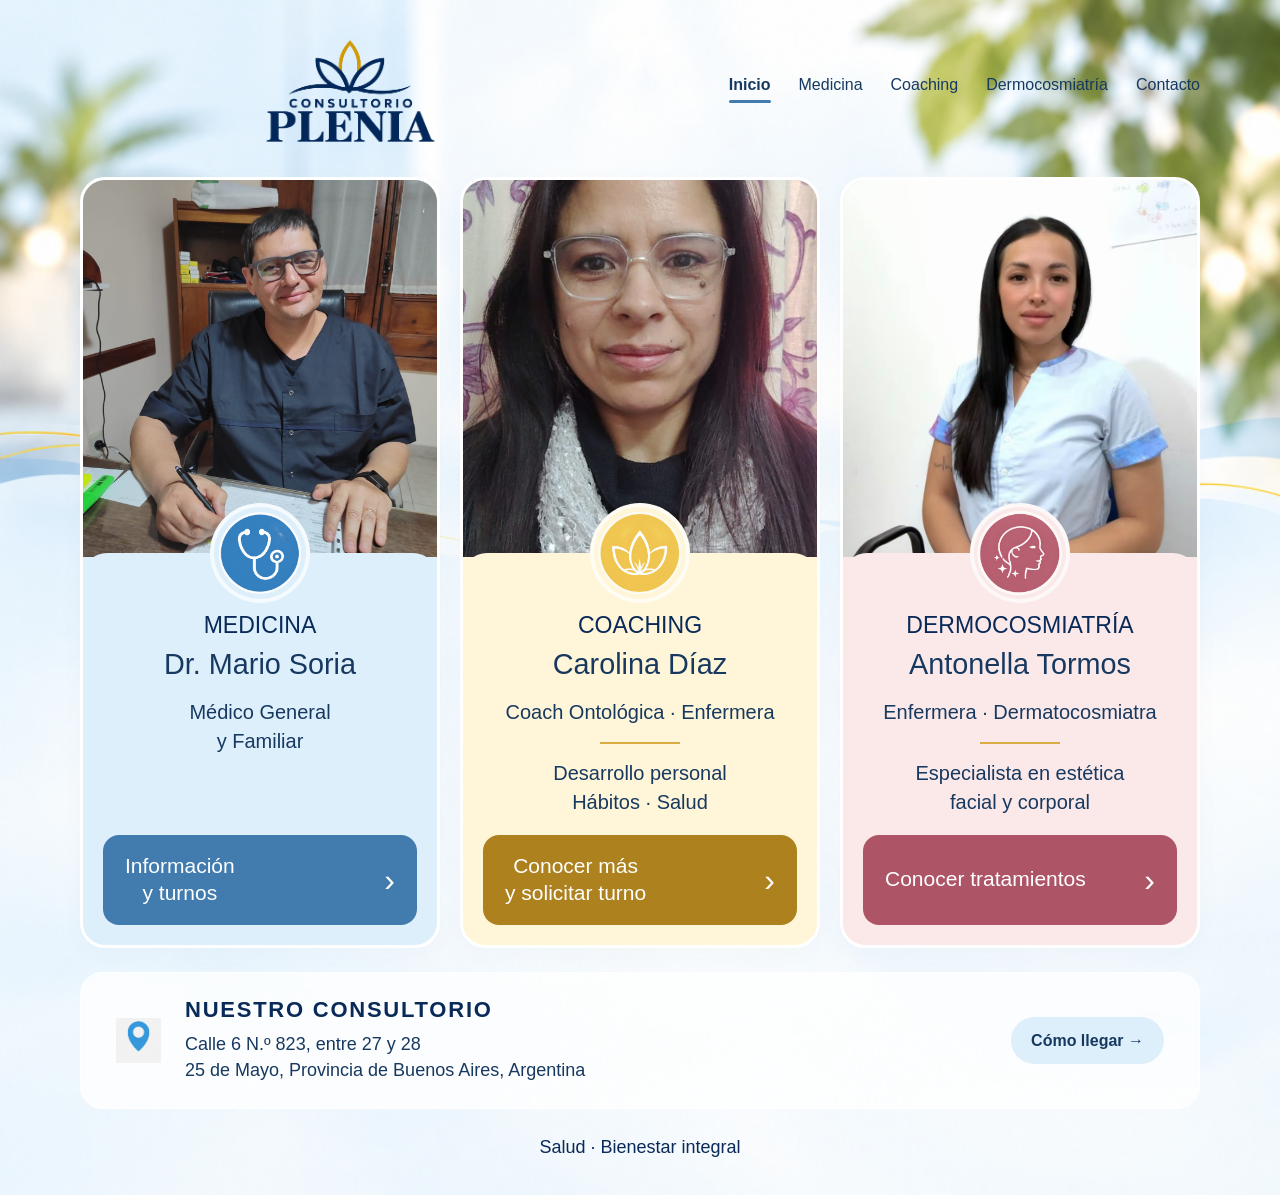
<file: index.html>
<!doctype html>
<html lang="es-AR">
  <head>
    <meta charset="utf-8">
    <meta name="viewport" content="width=device-width,initial-scale=1">
    <meta name="description" content="Consultorio Plenia. Medicina, coaching y cosmetología en 25 de Mayo, Buenos Aires.">
    <title>Inicio | Consultorio Plenia</title>
    <link rel="icon" href="imagenes/logo-title.png">
    <link rel="stylesheet" href="style.css">
  </head>

  <body class="home">
  <header class="header wrap">
        <!-- Logo centrado -->
        <a href="index.html" aria-label="Plenia, inicio" class="logo-link">
            <img src="imagenes/logo-title.png" alt="Consultorio Plenia" class="logo-img">
        </a>
        
        <!-- Botón Hamburguesa (3 líneas) -->
        <button class="menu-toggle" aria-label="Abrir menú" onclick="toggleMenu()">
            <!-- Ícono SVG de 3 líneas -->
            <svg viewBox="0 0 24 24" width="35" height="35" fill="var(--navy)"><path d="M3 18h18v-2H3v2zm0-5h18v-2H3v2zm0-7v2h18V6H3z"/></svg>
        </button>

        <!-- Navegación (Menú lateral en celulares) -->
        <nav aria-label="Navegación principal" id="main-nav">
            <!-- Botón de cierre (X) -->
            <button class="close-menu" aria-label="Cerrar menú" onclick="toggleMenu()">✕</button>
            
            <a href="index.html" aria-current="page">Inicio</a>
            <a href="medicina.html">Medicina</a> <!-- Agregale aria-current="page" a la página en la que estés -->
            <a href="coaching.html">Coaching</a>
            <a href="cosmetologia.html">Dermocosmiatría</a>
            <a href="#contacto">Contacto</a>
        </nav>

        <!-- Script para abrir y cerrar el menú -->
        <script>
            function toggleMenu() {
                document.getElementById('main-nav').classList.toggle('open');
            }
        </script>
    </header>
    <a class="skip" href="#contenido">Saltar al contenido</a>
    <main id="contenido" class="wrap">
      <h1 class="sr-only">Consultorio Plenia: salud y bienestar integral</h1>
<div class="services">
        <!-- Tarjeta Medicina -->
        <article class="service-card medicine">
          <div class="card-photo">
            <a href="medicina.html" aria-label="Ir a la página del Dr. Mario Soria">
            <img src="imagenes/mario.png" alt="Dr. Mario Soria">
            </a>
          </div>
          <div class="card-body">
            <span class="area-dot" aria-hidden="true">
              <!-- Ícono de medicina -->
              <img src="imagenes/iconomedicina.png" alt="" class="service-icon">
            </span>
            <h2>Medicina</h2>
            <h3>Dr. Mario Soria</h3>
            <p>Médico General<br>y Familiar</p>
            <a class="button" href="medicina.html">
              <span>Información<br>y turnos</span>
              <span aria-hidden="true">›</span>
            </a>
          </div>
        </article>

        <!-- Tarjeta Coaching -->
        <article class="service-card coaching">
          <div class="card-photo">
            <a href="coaching.html" aria-label="Ir a la página de la Lic. Carolina Diaz">
            <img src="imagenes/caro.png" alt="Carolina Díaz">
            </a>
          </div>
          <div class="card-body">
            <span class="area-dot" aria-hidden="true">
              <!-- Ícono de coaching -->
              <img src="imagenes/iconocoaching.png" alt="" class="service-icon">
            </span>
            <h2>Coaching</h2>
            <h3>Carolina Díaz</h3>
            <p>Coach Ontológica · Enfermera<br><span class="small-divider"></span>Desarrollo personal<br>Hábitos · Salud</p>
            <a class="button" href="coaching.html"><span>Conocer más<br>y solicitar turno</span><span aria-hidden="true">›</span></a>
          </div>
        </article>

        <!-- Tarjeta Cosmetología -->
        <article class="service-card beauty">
          <div class="card-photo">
            <a href="cosmetologia.html" aria-label="Ir a la página de la Lic. Antonella Tormos">
            <img src="imagenes/anto.png" alt="Antonella Tormos">
            </a>
          </div>
          <div class="card-body">
            <span class="area-dot" aria-hidden="true">
              <!-- Ícono de cosmetología -->
              <img src="imagenes/iconocosmetologia.png" alt="" class="service-icon">
            </span>
            <h2>Dermocosmiatría</h2>
            <h3>Antonella Tormos</h3>
            <p>Enfermera · Dermatocosmiatra<br><span class="small-divider"></span>Especialista en estética<br>facial y corporal</p>
            <a class="button" href="cosmetologia.html"><span>Conocer tratamientos</span><span aria-hidden="true">›</span></a>
          </div>
        </article>
      </div>
        <div id="contacto">
          <section class="panel location">
            <span class="symbol" aria-hidden="true">
              <img src="imagenes/iconoubicacion.png" alt="ubicacion">
            </span>
            <div>
              <h2>Nuestro consultorio</h2>
              <p>Calle 6 N.º 823, entre 27 y 28<br>25 de Mayo, Provincia de Buenos Aires, Argentina</p>
            </div>
            <a class="map-link" href="https://www.google.com/maps/search/?api=1&amp;query=Calle+6+823+25+de+Mayo+Buenos+Aires+Argentina" target="_blank" rel="noopener noreferrer">Cómo llegar <span aria-hidden="true">→</span></a>
          </section>
        </div>
    </main>
    <footer class="wrap footer">
      Salud · Bienestar integral
    </footer>
  </body>
</html>
</file>
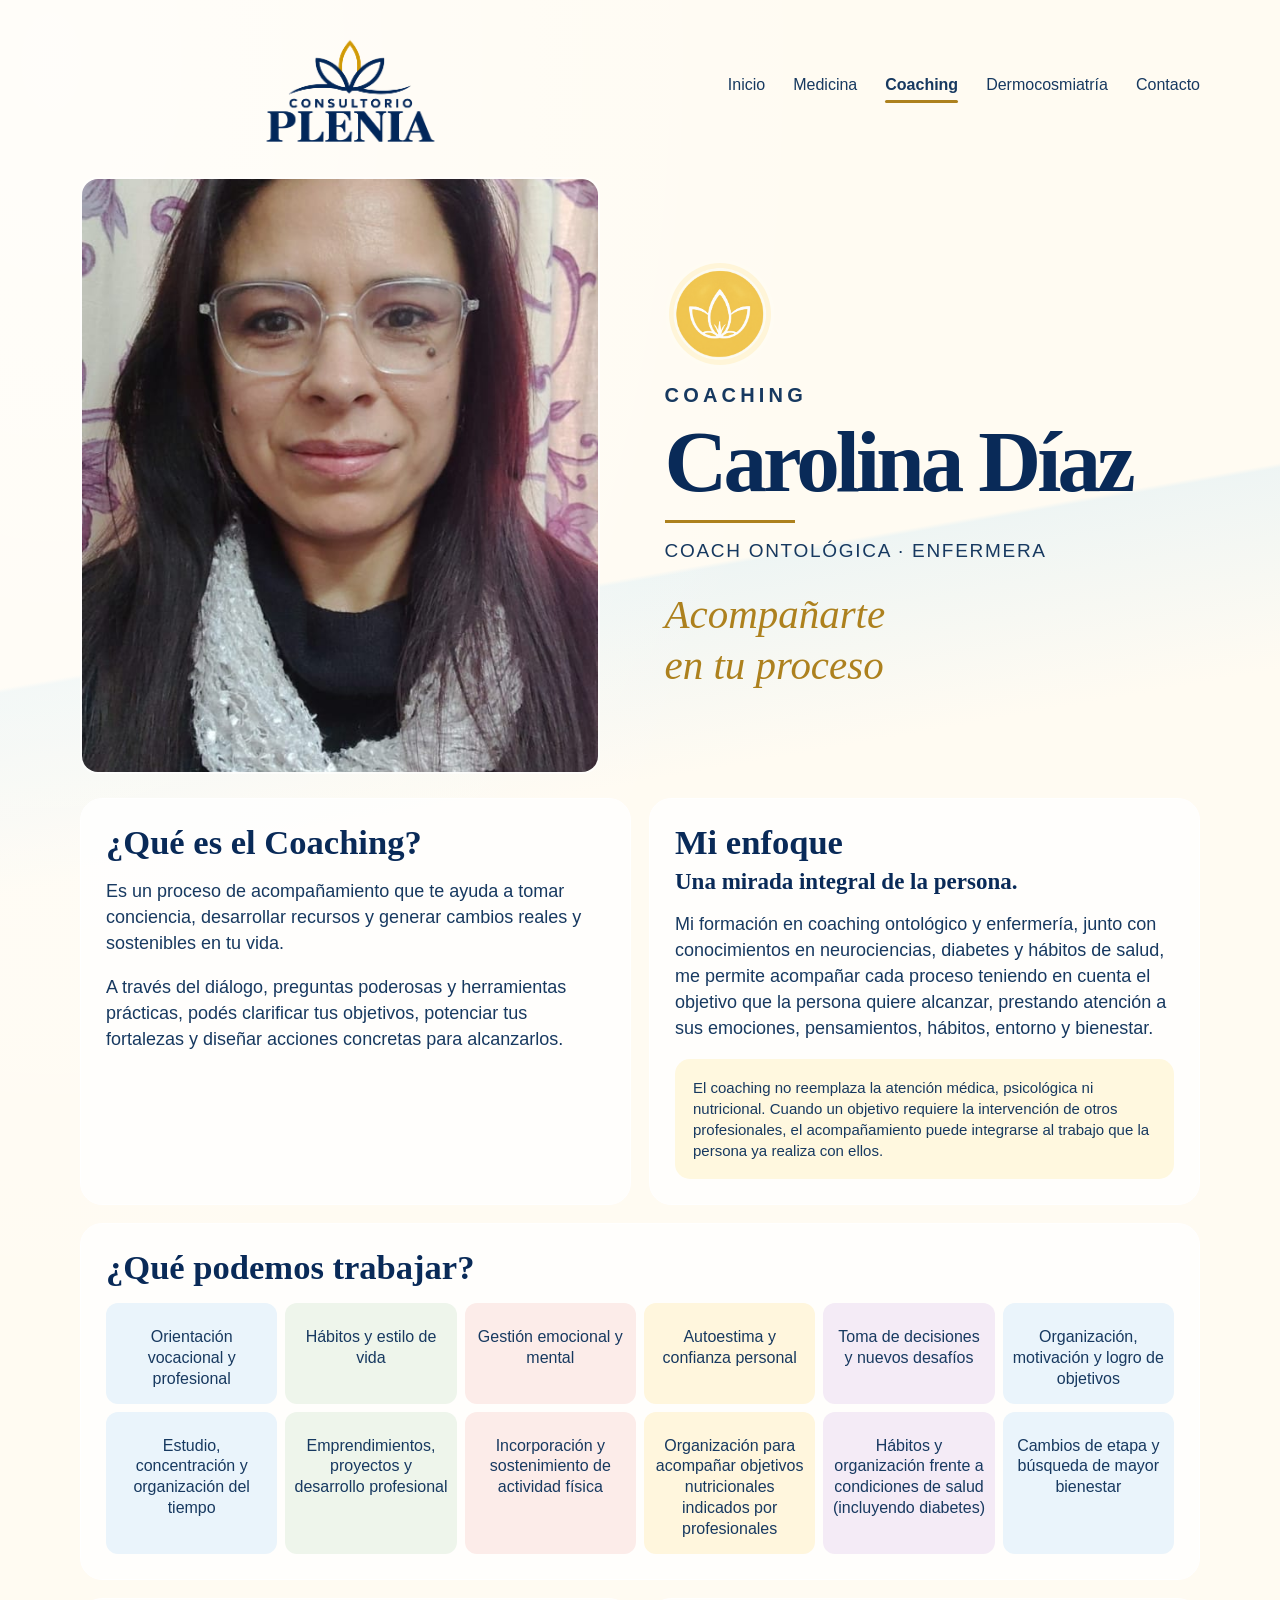
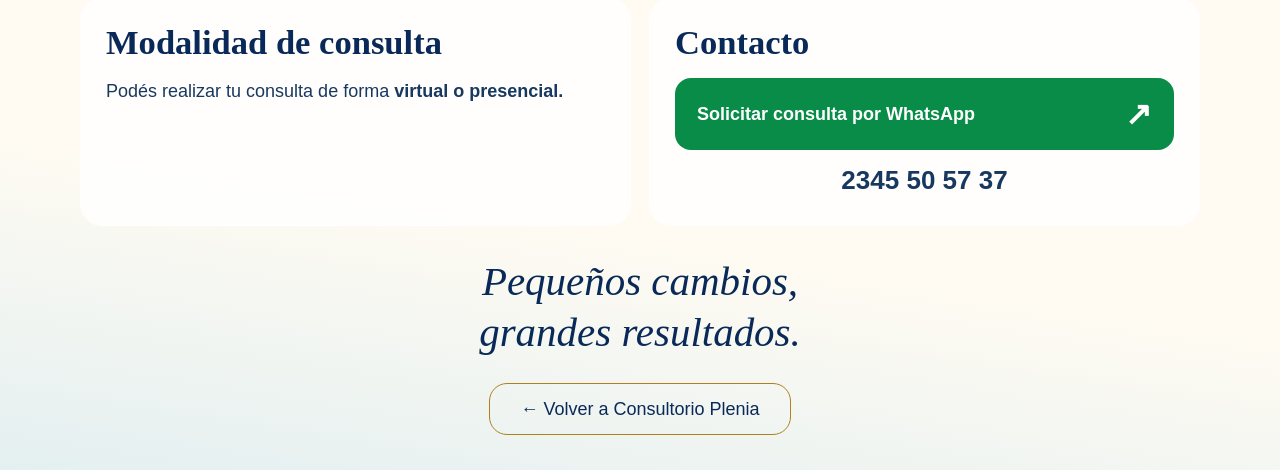
<file: coaching.html>
<!doctype html>
<html lang="es-AR">
<head>
    <meta charset="utf-8">
    <meta name="viewport" content="width=device-width,initial-scale=1">
    <meta name="description" content="Consultorio Plenia. Medicina, coaching y cosmetología en 25 de Mayo, Buenos Aires.">
    <title>Coaching · Carolina Díaz | Consultorio Plenia</title>
    <link rel="icon" href="imagenes/logo-title.png">
    <link rel="stylesheet" href="style.css">
</head>
<body class="coaching">
    <a class="skip" href="#contenido">Saltar al contenido</a>
    
<header class="header wrap">
        <!-- Logo centrado -->
        <a href="index.html" aria-label="Plenia, inicio" class="logo-link">
            <img src="imagenes/logo-title.png" alt="Consultorio Plenia" class="logo-img">
        </a>
        
        <!-- Botón Hamburguesa (3 líneas) -->
        <button class="menu-toggle" aria-label="Abrir menú" onclick="toggleMenu()">
            <!-- Ícono SVG de 3 líneas -->
            <svg viewBox="0 0 24 24" width="35" height="35" fill="var(--navy)"><path d="M3 18h18v-2H3v2zm0-5h18v-2H3v2zm0-7v2h18V6H3z"/></svg>
        </button>

        <!-- Navegación (Menú lateral en celulares) -->
        <nav aria-label="Navegación principal" id="main-nav">
            <!-- Botón de cierre (X) -->
            <button class="close-menu" aria-label="Cerrar menú" onclick="toggleMenu()">✕</button>
            
            <a href="index.html">Inicio</a>
            <a href="medicina.html">Medicina</a> <!-- Agregale aria-current="page" a la página en la que estés -->
            <a href="coaching.html" aria-current="page">Coaching</a>
            <a href="cosmetologia.html">Dermocosmiatría</a>
            <a href="#contacto">Contacto</a>
        </nav>

        <!-- Script para abrir y cerrar el menú -->
        <script>
            function toggleMenu() {
                document.getElementById('main-nav').classList.toggle('open');
            }
        </script>
    </header>

    <main id="contenido" class="wrap">
        <section class="hero">
            <div class="portrait" style="aspect-ratio: 359/412; overflow: hidden;">
                <img src="imagenes/caro.png" alt="Carolina Díaz" style="width: 100%; height: 100%; object-fit: cover; display: block;" decoding="async">
            </div>
            <div class="hero-copy">
                <span class="area-dot" aria-hidden="true">
                    <img src="imagenes/iconocoaching.png" alt="" class="service-icon">
                </span>
                <p class="eyebrow">Coaching</p>
                <h1><span>Carolina</span> <span>Díaz</span></h1>
                <div class="title-rule"></div>
                <p class="role">Coach ontológica · Enfermera</p>
                <p class="script">Acompañarte<br>en tu proceso </p>
            </div>
        </section>
        
        <div class="columns">
            <section class="panel">
                <h2>¿Qué es el Coaching?</h2>
                <p>Es un proceso de acompañamiento que te ayuda a tomar conciencia, desarrollar recursos y generar cambios reales y sostenibles en tu vida.</p>
                <p>A través del diálogo, preguntas poderosas y herramientas prácticas, podés clarificar tus objetivos, potenciar tus fortalezas y diseñar acciones concretas para alcanzarlos.</p>
            </section>
            <section class="panel">
                <h2>Mi enfoque</h2>
                <h3>Una mirada integral de la persona.</h3>
                <p>Mi formación en coaching ontológico y enfermería, junto con conocimientos en neurociencias, diabetes y hábitos de salud, me permite acompañar cada proceso teniendo en cuenta el objetivo que la persona quiere alcanzar, prestando atención a sus emociones, pensamientos, hábitos, entorno y bienestar.</p>
                <aside class="example note">El coaching no reemplaza la atención médica, psicológica ni nutricional. Cuando un objetivo requiere la intervención de otros profesionales, el acompañamiento puede integrarse al trabajo que la persona ya realiza con ellos.</aside>
            </section>
        </div>
        
        <section class="panel topics">
            <h2>¿Qué podemos trabajar?</h2>
            <ul>
                <li><span aria-hidden="true"></span>Orientación vocacional y profesional</li>
                <li><span aria-hidden="true"></span>Hábitos y estilo de vida</li>
                <li><span aria-hidden="true"></span>Gestión emocional y mental</li>
                <li><span aria-hidden="true"></span>Autoestima y confianza personal</li>
                <li><span aria-hidden="true"></span>Toma de decisiones y nuevos desafíos</li>
                <li><span aria-hidden="true"></span>Organización, motivación y logro de objetivos</li>
                <li><span aria-hidden="true"></span>Estudio, concentración y organización del tiempo</li>
                <li><span aria-hidden="true"></span>Emprendimientos, proyectos y desarrollo profesional</li>
                <li><span aria-hidden="true"></span>Incorporación y sostenimiento de actividad física</li>
                <li><span aria-hidden="true"></span>Organización para acompañar objetivos nutricionales indicados por profesionales</li>
                <li><span aria-hidden="true"></span>Hábitos y organización frente a condiciones de salud (incluyendo diabetes)</li>
                <li><span aria-hidden="true"></span>Cambios de etapa y búsqueda de mayor bienestar</li>
            </ul>
        </section>
        
        <div class="columns">
            <section class="panel">
                <h2>Modalidad de consulta</h2>
                <p>Podés realizar tu consulta de forma <strong>virtual o presencial.</strong></p>
            </section>
            <section class="panel contact" id="contacto">
                <h2>Contacto</h2>
                <a class="button whatsapp" href="https://wa.me/5492345505737" target="_blank" rel="noopener noreferrer">Solicitar consulta por WhatsApp <span aria-hidden="true">↗</span></a>
                <a class="phone" href="tel:+5492345505737">2345 50 57 37</a>
            </section>
        </div>
        
        <p class="script closing">Pequeños cambios,<br>grandes resultados.</p>
    </main>
    
    <footer class="wrap footer">
        <a href="index.html">← Volver a Consultorio Plenia</a>
    </footer>
</body>
</html>
</file>
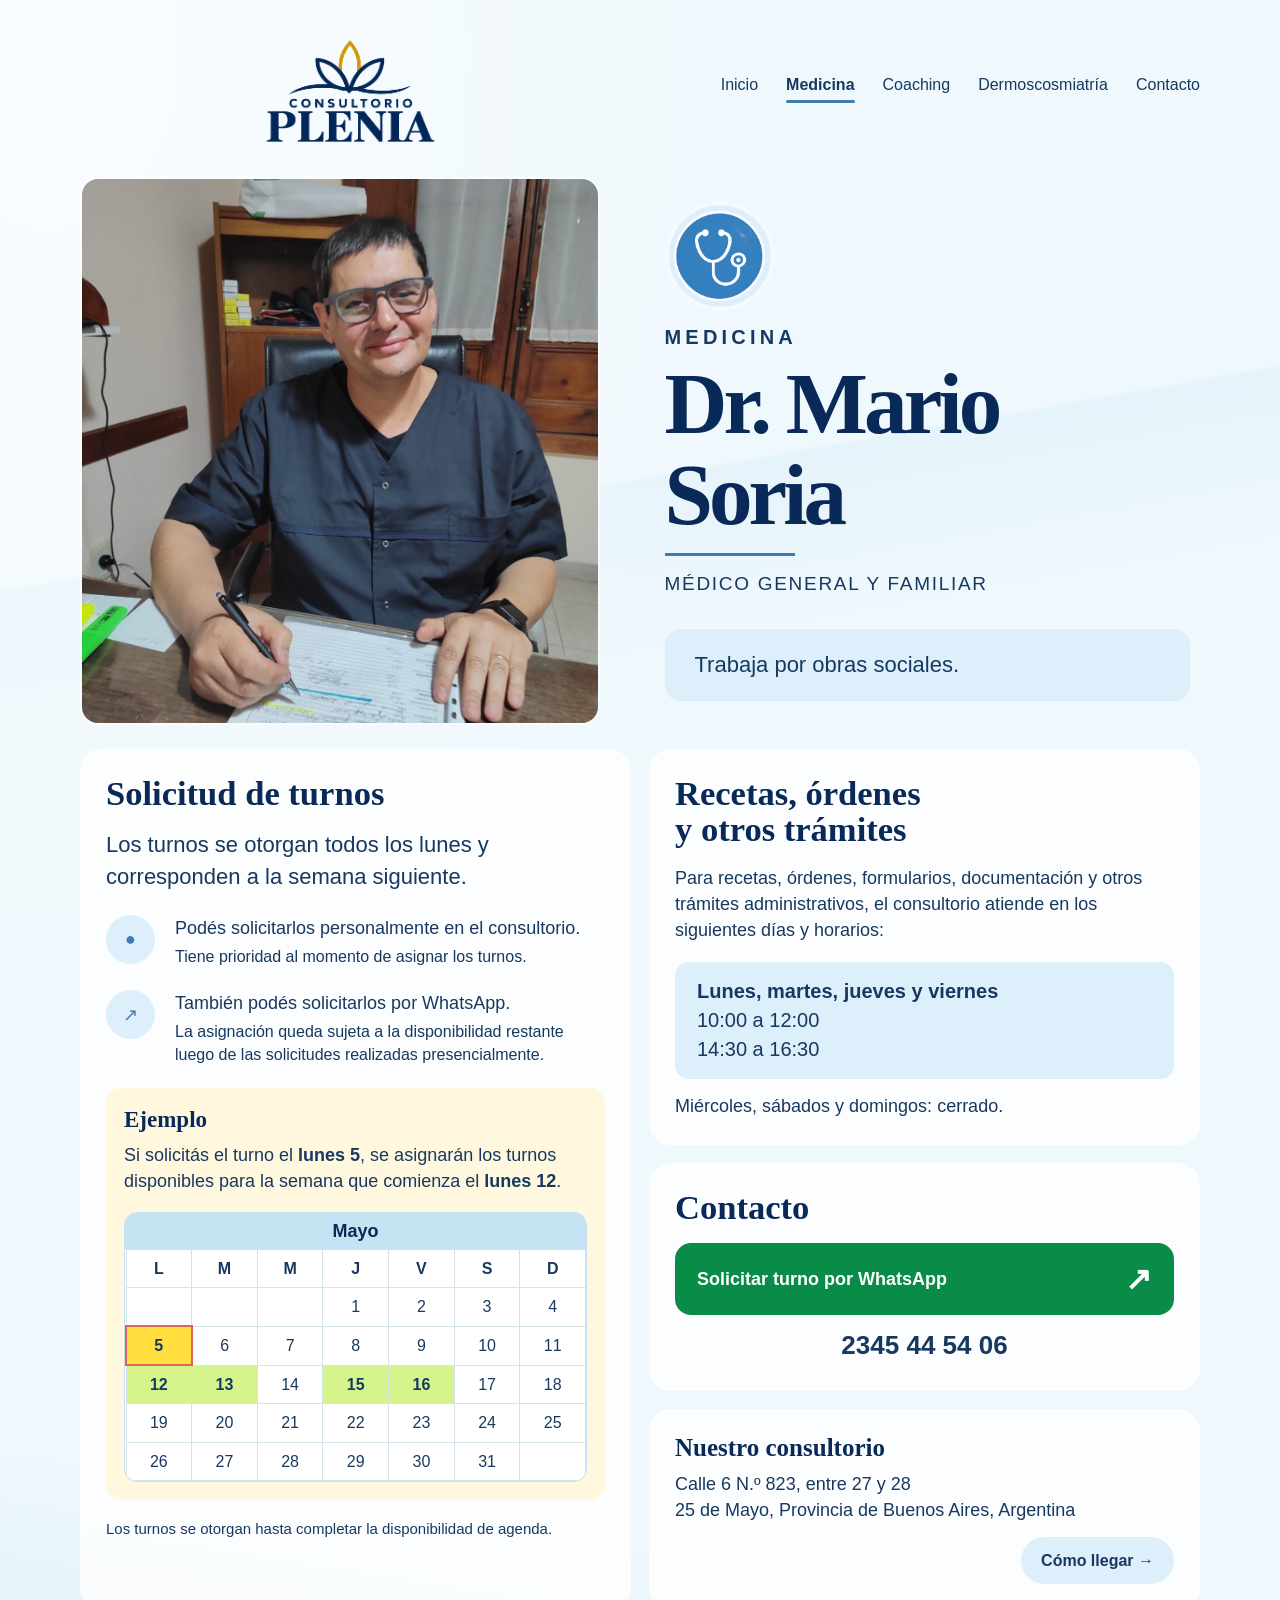
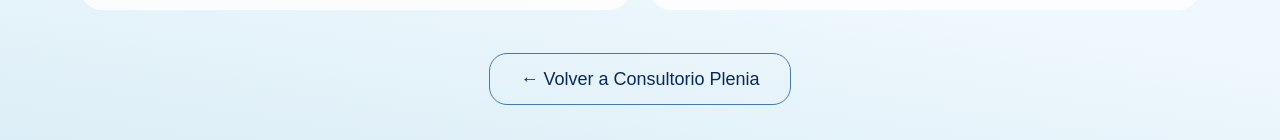
<file: medicina.html>
<!doctype html>
<html lang="es-AR">
<head>
    <meta charset="utf-8">
    <meta name="viewport" content="width=device-width,initial-scale=1">
    <meta name="description" content="Consultorio Plenia. Medicina, coaching y cosmetología en 25 de Mayo, Buenos Aires.">
    <title>Medicina · Dr. Mario Soria | Consultorio Plenia</title>
    <link rel="icon" href="imagenes/logo-title.png">
    <link rel="stylesheet" href="style.css">
</head>
<body class="medicine">
    <a class="skip" href="#contenido">Saltar al contenido</a>
    
<header class="header wrap">
        <!-- Logo centrado -->
        <a href="index.html" aria-label="Plenia, inicio" class="logo-link">
            <img src="imagenes/logo-title.png" alt="Consultorio Plenia" class="logo-img">
        </a>
        
        <!-- Botón Hamburguesa (3 líneas) -->
        <button class="menu-toggle" aria-label="Abrir menú" onclick="toggleMenu()">
            <!-- Ícono SVG de 3 líneas -->
            <svg viewBox="0 0 24 24" width="35" height="35" fill="var(--navy)"><path d="M3 18h18v-2H3v2zm0-5h18v-2H3v2zm0-7v2h18V6H3z"/></svg>
        </button>

        <!-- Navegación (Menú lateral en celulares) -->
        <nav aria-label="Navegación principal" id="main-nav">
            <!-- Botón de cierre (X) -->
            <button class="close-menu" aria-label="Cerrar menú" onclick="toggleMenu()">✕</button>
            
            <a href="index.html">Inicio</a>
            <a href="medicina.html" aria-current="page">Medicina</a> <!-- Agregale aria-current="page" a la página en la que estés -->
            <a href="coaching.html">Coaching</a>
            <a href="cosmetologia.html">Dermoscosmiatría</a>
            <a href="#contacto">Contacto</a>
        </nav>

        <!-- Script para abrir y cerrar el menú -->
        <script>
            function toggleMenu() {
                document.getElementById('main-nav').classList.toggle('open');
            }
        </script>
    </header>

    <main id="contenido" class="wrap">
        <section class="hero">
            <!-- 3. Limpiamos los estilos en línea de la foto y usamos object-fit para centrarla perfectamente -->
            <div class="portrait" style="aspect-ratio: 447/471; overflow: hidden;">
                <img src="imagenes/mario.png" alt="Dr. Mario Soria" style="width: 100%; height: 100%; object-fit: cover; display: block;" decoding="async">
            </div>
            
            <div class="hero-copy">
                <!-- 4. Reemplazamos el símbolo '+' por tu ícono de imagen -->
                <span class="area-dot" aria-hidden="true">
                    <img src="imagenes/iconomedicina.png" alt="" class="service-icon">
                </span>
                <p class="eyebrow">Medicina</p>
                <h1><span>Dr. Mario</span> <span>Soria</span></h1>
                <div class="title-rule"></div>
                <p class="role">Médico general y familiar</p>
                <div class="insurance">Trabaja por obras sociales.</div>
            </div>
        </section>

        <div class="columns medicine-info">
            <section class="panel appointments">
                <h2>Solicitud de turnos</h2>
                <p class="lead">Los turnos se otorgan todos los lunes y corresponden a la semana siguiente.</p>
                
                <div class="info-line">
                    <span aria-hidden="true">●</span>
                    <div>
                        <p>Podés solicitarlos personalmente en el consultorio.</p>
                        <small>Tiene prioridad al momento de asignar los turnos.</small>
                    </div>
                </div>
                
                <div class="info-line">
                    <span aria-hidden="true">↗</span>
                    <div>
                        <p>También podés solicitarlos por WhatsApp.</p>
                        <small>La asignación queda sujeta a la disponibilidad restante luego de las solicitudes realizadas presencialmente.</small>
                    </div>
                </div>
                
                <div class="example">
                    <h3>Ejemplo</h3>
                    <p>Si solicitás el turno el <strong>lunes 5</strong>, se asignarán los turnos disponibles para la semana que comienza el <strong>lunes 12</strong>.</p>
                    
                    <div class="calendar">
                        <strong>Mayo</strong>
                        <table aria-label="Ejemplo: pedir turno el lunes 5 para la semana del lunes 12">
                            <thead>
                                <tr>
                                    <th scope="col">L</th>
                                    <th scope="col">M</th>
                                    <th scope="col">M</th>
                                    <th scope="col">J</th>
                                    <th scope="col">V</th>
                                    <th scope="col">S</th>
                                    <th scope="col">D</th>
                                </tr>
                            </thead>
                            <tbody>
                                <tr>
                                    <td class=""></td>
                                    <td class=""></td>
                                    <td class=""></td>
                                    <td class="">1</td>
                                    <td class="">2</td>
                                    <td class="">3</td>
                                    <td class="">4</td>
                                </tr>
                                <tr>
                                    <td class="request">5</td>
                                    <td class="">6</td>
                                    <td class="">7</td>
                                    <td class="">8</td>
                                    <td class="">9</td>
                                    <td class="">10</td>
                                    <td class="">11</td>
                                </tr>
                                <tr>
                                    <td class="available">12</td>
                                    <td class="available">13</td>
                                    <td class="">14</td>
                                    <td class="available">15</td>
                                    <td class="available">16</td>
                                    <td class="">17</td>
                                    <td class="">18</td>
                                </tr>
                                <tr>
                                    <td class="">19</td>
                                    <td class="">20</td>
                                    <td class="">21</td>
                                    <td class="">22</td>
                                    <td class="">23</td>
                                    <td class="">24</td>
                                    <td class="">25</td>
                                </tr>
                                <tr>
                                    <td class="">26</td>
                                    <td class="">27</td>
                                    <td class="">28</td>
                                    <td class="">29</td>
                                    <td class="">30</td>
                                    <td class="">31</td>
                                    <td class=""></td>
                                </tr>
                            </tbody>
                        </table>
                    </div>
                </div>
                <p class="note">Los turnos se otorgan hasta completar la disponibilidad de agenda.</p>
            </section>
            
            <div class="stack">
                <section class="panel">
                    <h2>Recetas, órdenes<br>y otros trámites</h2>
                    <p>Para recetas, órdenes, formularios, documentación y otros trámites administrativos, el consultorio atiende en los siguientes días y horarios:</p>
                    <div class="schedule">
                        <strong>Lunes, martes, jueves y viernes</strong><br>
                        10:00 a 12:00<br>
                        14:30 a 16:30
                    </div>
                    <p>Miércoles, sábados y domingos: cerrado.</p>
                </section>
                
                <section class="panel contact" id="contacto">
                    <h2>Contacto</h2>
                    <a class="button whatsapp" href="https://wa.me/5492345445406" target="_blank" rel="noopener noreferrer">Solicitar turno por WhatsApp <span aria-hidden="true">↗</span></a>
                    <a class="phone" href="tel:+5492345445406">2345 44 54 06</a>
                </section>
                
                <section class="panel location">
                    <span class="symbol" aria-hidden="true">⌖</span>
                    <div>
                        <h2>Nuestro consultorio</h2>
                        <p>Calle 6 N.º 823, entre 27 y 28<br>25 de Mayo, Provincia de Buenos Aires, Argentina</p>
                    </div>
                    <a class="map-link" href="https://www.google.com/maps/search/?api=1&amp;query=Calle+6+823+25+de+Mayo+Buenos+Aires+Argentina" target="_blank" rel="noopener noreferrer">Cómo llegar <span aria-hidden="true">→</span></a>
                </section>
            </div>
        </div>
    </main>
    
    <footer class="wrap footer">
        <a href="index.html">← Volver a Consultorio Plenia</a>
    </footer>
</body>
</html>
</file>
<file: style.css>
/* Estilos compartidos de las cuatro páginas de Consultorio Plenia. */
:root {
    --navy: #092a58;
    --gold: #d9ad43;
    --blue: #417dae;
    --rose: #b76172;
    --text: #173960;
    --radius: 22px;
}

* {
    box-sizing: border-box;
}

html {
    scroll-behavior: smooth;
}

body {
    margin: 0;
    color: var(--text);
    font-family: Arial, Helvetica, sans-serif;
    font-size: 18px;
    line-height: 1.45;
    background-color: var(--bg, #eff8fd);
    background-image: radial-gradient(ellipse at 4% 3%, #fff9 0, transparent 45%),
    linear-gradient(170deg, transparent 30%, #d9edf670 30.2%, transparent 39%),
    linear-gradient(9deg, #c9e4f080 0%, transparent 15%);
}

.medicine, .home {
    --accent: #427cae;
    --soft: #deeffc;
    --bg: #eff8fd;
}
body.home {
    background-image: url('imagenes/fondoinicio.png'); /* Cambiá el nombre por el de tu imagen real */
    background-size: cover; /* Hace que la imagen cubra toda la pantalla sin deformarse */
    background-position: center top; /* Centra la imagen */
    background-repeat: no-repeat; /* Evita que la imagen se repita como un mosaico */
    background-attachment: fixed; /* Opcional: hace que el fondo quede fijo cuando bajás con el scroll */
}

.coaching {
    --accent: #ad811e;
    --soft: #fff5d8;
    --bg: #fffbf2;
}

.beauty {
    --accent: #ad5567;
    --soft: #fbe9e9;
    --bg: #fff4f2;
    background-image: linear-gradient(173deg, transparent 27%, #f5d5d570 27.2%, transparent 41%),
                      linear-gradient(12deg, #f5d5d580, transparent 23%);
}

a {
    color: inherit;
}

a:focus-visible {
    outline: 3px solid var(--accent);
    outline-offset: 5px;
}

h1, h2, h3, p {
    margin-top: 0;
}

h1, h2 {
    color: var(--navy);
    font-family: Georgia, 'Times New Roman', serif;
    line-height: 1.05;
}

h2 {
    font-size: clamp(1.65rem, 2.7vw, 2.2rem);
    margin-bottom: 18px;
}

h3 {
    font-size: 1.25rem;
    line-height: 1.25;
    margin-bottom: 14px;
}

p {
    margin-bottom: 18px;
}

p:last-child {
    margin-bottom: 0;
}

.wrap {
    width: min(1120px, calc(100% - 56px));
    margin-inline: auto;
}

.header {
    display: flex;
    align-items: center;
    justify-content: space-between;
    gap: 35px;
    padding-block: 16px 24px;
}

.logo {
    width: 170px;
}

.crop {
    position: relative;
    overflow: hidden;
    isolation: isolate;
}

.crop img {
    position: absolute;
    max-width: none;
    height: auto;
    display: block;
}

.header nav {
    display: flex;
    gap: 28px;
    align-items: center;
    flex-wrap: wrap;
}

.header nav a {
    font-size: 16px;
    text-decoration: none;
    position: relative;
    padding-block: 12px;
}

.header nav a:hover {
    color: var(--accent);
}

.header nav a[aria-current] {
    font-weight: bold;
}

.header nav a[aria-current]:after {
    content: '';
    position: absolute;
    height: 3px;
    background: var(--accent);
    bottom: 5px;
    left: 0;
    right: 0;
    border-radius: 4px;
}

.hero {
    display: grid;
    grid-template-columns: 1fr 1.05fr;
    align-items: center;
    gap: 55px;
    margin-bottom: 24px;
}

.portrait {
    border-radius: 18px;
    border: 2px solid #fff9;
}

.hero-copy {
    padding: 0 10px;
}

.hero h1 {
    font-size: clamp(3.4rem, 6.8vw, 5.8rem);
    letter-spacing: -.045em;
    margin-bottom: 12px;
}

.eyebrow {
    font-size: 20px;
    font-weight: 600;
    letter-spacing: .21em;
    text-transform: uppercase;
    margin: 12px 0 6px;
}

.role {
    font-size: 19px;
    letter-spacing: .09em;
    text-transform: uppercase;
    margin-top: 14px;
}

.title-rule {
    width: 130px;
    height: 3px;
    background: var(--accent);
}

.area-dot {
    display: grid;
    place-items: center;
    width: 100px;
    height: 100px;
    border-radius: 50%;
    font-size: 62px;
    font-family: Georgia, serif;
    line-height: 1;
    color: var(--accent);
    background: var(--soft);
    border: 4px solid #ffffffb0;
}

.hero-copy .area-dot {
    width: 110px;
    height: 110px;
}

.script {
    font-family: 'Segoe Print', 'Bradley Hand', cursive;
    font-style: italic;
    font-size: clamp(1.8rem, 3.2vw, 2.9rem);
    line-height: 1.25;
    color: var(--accent);
    margin: 25px 0 12px;
}

.insurance {
    background: var(--soft);
    border-radius: 16px;
    padding: 20px 30px;
    font-size: 22px;
    margin-top: 32px;
}

.columns {
    display: grid;
    grid-template-columns: 1fr 1fr;
    gap: 18px;
    margin-bottom: 18px;
}

.panel {
    background: #ffffffc9;
    border: 1px solid #fff;
    border-radius: var(--radius);
    padding: 25px;
}

.panel h3 {
    font-family: Georgia, serif;
    font-size: 23px;
    color: var(--navy);
    margin-top: -10px;
}

.stack {
    display: flex;
    flex-direction: column;
    gap: 18px;
}

.lead {
    font-size: 22px;
}

.info-line {
    display: flex;
    gap: 20px;
    margin: 22px 0;
}

.info-line > span {
    flex-shrink: 0;
    display: grid;
    place-items: center;
    width: 49px;
    height: 49px;
    border-radius: 50%;
    background: var(--soft);
    color: var(--accent);
}

.info-line p {
    margin: 0 0 5px;
}

.info-line small {
    display: block;
    font-size: 16px;
    line-height: 1.4;
}

.example {
    background: #fff8df;
    border-radius: 15px;
    padding: 18px;
}

.example h3 {
    margin: 0 0 7px;
}

.example p {
    font-size: 18px;
}

.note {
    font-size: 15px;
    line-height: 1.4;
    margin-top: 18px;
}

.schedule {
    background: var(--soft);
    padding: 15px 22px;
    border-radius: 14px;
    margin-bottom: 14px;
    font-size: 20px;
}

.button {
    display: flex;
    align-items: center;
    justify-content: space-between;
    gap: 15px;
    background: var(--accent);
    color: white;
    border-radius: 16px;
    padding: 16px 22px;
    text-decoration: none;
    text-align: center;
    font-size: 21px;
    line-height: 1.25;
    min-height: 65px;
    transition: filter .15s, transform .15s;
}

.button:hover {
    filter: brightness(.92);
    transform: translateY(-2px);
}

.button > span:last-child {
    font-size: 32px;
}

.whatsapp {
    background: #098c48;
    font-size: 18px;
    font-weight: bold;
}

.phone {
    display: block;
    font-size: 26px;
    font-weight: bold;
    text-decoration: none;
    margin: 12px 0 0;
    text-align: center;
}

.location {
    display: flex;
    align-items: center;
    gap: 24px;
}

.location h2 {
    font-size: 25px;
    margin-bottom: 10px;
}

.location p {
    font-size: 18px;
}

.symbol {
    font-size: 56px;
    color: var(--accent);
}

.map-link {
    margin-left: auto;
    text-decoration: none;
    font-weight: bold;
    white-space: nowrap;
    border-radius: 30px;
    background: var(--soft);
    padding: 12px 20px;
    font-size: 16px;
}

.stack .location {
    flex-wrap: wrap;
    gap: 14px;
}

.stack .location .symbol {
    display: none;
}

.calendar {
    background: #fff;
    border: 1px solid #c4dfed;
    border-radius: 13px;
    overflow: hidden;
    margin-top: 15px;
}

.calendar > strong {
    display: block;
    text-align: center;
    background: #c6e3f3;
    padding: 5px;
    color: var(--navy);
}

table {
    border-collapse: collapse;
    width: 100%;
    table-layout: fixed;
    text-align: center;
}

td, th {
    border: 1px solid #d3e3ea;
    padding: 7px 2px;
    font-size: 16px;
}

td.request {
    background: #ffde3d;
    font-weight: bold;
    border: 2px solid #dc6558;
}

td.available {
    background: #d5f58c;
    font-weight: bold;
}

.topics {
    margin-bottom: 18px;
}

.topics ul {
    padding: 0;
    list-style: none;
    display: grid;
    grid-template-columns: repeat(6, 1fr);
    gap: 8px;
    margin-bottom: 0;
}

.topics li {
    font-size: 16px;
    text-align: center;
    line-height: 1.3;
    background: #eaf4fb;
    border-radius: 12px;
    padding: 14px 9px;
}

.topics li:nth-child(6n+2) {
    background: #eef5eb;
}

.topics li:nth-child(6n+3) {
    background: #fcece9;
}

.topics li:nth-child(6n+4) {
    background: #fff6dd;
}

.topics li:nth-child(6n+5) {
    background: #f4ebf6;
}

.topics li span {
    display: block;
    color: var(--accent);
    font-size: 34px;
    line-height: 1.15;
    margin-bottom: 10px;
}

.closing {
    text-align: center;
    color: var(--navy);
    margin: 30px auto;
}

.footer {
    text-align: center;
    padding: 25px 0 35px;
    color: var(--navy);
}

.footer > a {
    display: inline-block;
    border: 1px solid var(--accent);
    border-radius: 18px;
    padding: 12px 30px;
    text-decoration: none;
}

.home-brand {
    width: min(550px, 80%);
    margin: 22px auto 42px;
}

.services {
    display: grid;
    grid-template-columns: repeat(3, 1fr);
    gap: 20px;
    margin-bottom: 24px;
}

.service-card {
    border: 3px solid white;
    border-radius: 25px;
    overflow: hidden;
    background: var(--soft);
    display: flex;
    flex-direction: column;
    box-shadow: 0 5px 25px #163e6507;
}

.card-photo {
    width: 100%;
}

.card-body {
    padding: 0 20px 20px;
    display: flex;
    align-items: center;
    flex-direction: column;
    text-align: center;
    flex: 1;
    position: relative;
    background: var(--soft);
    border-radius: 24px;
    margin-top: -4px;
}

.card-body .area-dot {
    margin-top: -50px;
    z-index: 1;
    margin-bottom: 10px;
}

.card-body h2 {
    text-transform: uppercase;
    font: normal clamp(1.3rem, 1.8vw, 2.2rem) / 1.1 Arial, sans-serif;
    margin-bottom: 8px;
}

.card-body h3 {
    font-size: clamp(1.2rem, 2.25vw, 1.8rem);
    font-weight: normal;
    margin-bottom: 15px;
}

.card-body p {
    font-size: 20px;
    min-height: 110px;
}

.card-body .button {
    width: 100%;
    margin-top: auto;
    min-height: 90px;
}

.small-divider {
    display: block;
    width: 80px;
    height: 2px;
    background: var(--gold);
    margin: 15px auto;
}

.home .location {
    padding: 25px 35px;
}

.home .location h2 {
    text-transform: uppercase;
    font-family: Arial, sans-serif;
    letter-spacing: .08em;
    font-size: 22px;
}

.treatments {
    display: grid;
    grid-template-columns: 1.05fr .95fr 1fr;
    gap: 12px;
}

.treatment {
    display: flex;
    flex-direction: column;
    border: 2px solid white;
    border-radius: 20px;
    overflow: hidden;
    background: #fbe9e9;
}

.treatment:nth-child(2) {
    background: #f7eddf;
}

.treatment-copy {
    padding: 20px 20px 0;
    flex: 1;
}

.treatment h2 {
    text-align: center;
    text-transform: uppercase;
    font-size: 27px;
    margin-bottom: 5px;
}

.treatment-icon {
    display: block;
    text-align: center;
    color: var(--accent);
    font-size: 55px;
    line-height: 1;
    margin-bottom: 18px;
}

.treatment ul {
    list-style: none;
    padding: 0;
    margin: 0 0 16px;
}

.treatment li {
    position: relative;
    padding-left: 24px;
    margin-bottom: 7px;
}

.treatment li:before {
    content: '♥';
    position: absolute;
    left: 0;
    color: var(--accent);
}

.treatment-photo {
    width: 100%;
    margin-top: auto;
}

.benefits {
    display: grid;
    grid-template-columns: repeat(4, 1fr);
    align-items: center;
    padding: 24px 10px;
    gap: 15px;
    text-align: center;
}

.benefits p {
    margin: 0;
    font-size: 17px;
}

.benefits p + p {
    border-left: 1px solid #d4a2ab;
}

.benefits .script {
    font-size: 27px;
}

.beauty-contact {
    grid-template-columns: 1.1fr 1fr;
}

.beauty-contact .location {
    flex-wrap: wrap;
}

.beauty-contact .symbol {
    display: none;
}

.beauty-contact .map-link {
    margin-left: 0;
}

.beauty .contact .button {
    background: var(--accent);
}

.sr-only {
    position: absolute;
    width: 1px;
    height: 1px;
    padding: 0;
    margin: -1px;
    overflow: hidden;
    clip: rect(0, 0, 0, 0);
    white-space: nowrap;
    border: 0;
}

.skip {
    position: fixed;
    top: -100px;
    background: white;
    padding: 12px;
    z-index: 99;
}

.skip:focus {
    top: 10px;
}

@media (min-width: 1400px) {
    .home-brand {
        width: 450px;
        margin-bottom: 30px;
    }
    .home .wrap {
        max-width: 1050px;
    }
}

@media (max-width: 950px) {
    .header {
        gap: 22px;
    }
    .header nav {
        gap: 16px;
    }
    .header nav a {
        font-size: 15px;
    }
    .logo {
        width: 135px;
    }
    .hero {
        gap: 28px;
    }
    .hero h1 {
        font-size: 4rem;
    }
    .role {
        font-size: 16px;
    }
    .hero-copy .area-dot {
        width: 80px;
        height: 80px;
        font-size: 45px;
    }
    .topics ul {
        grid-template-columns: repeat(3, 1fr);
    }
    .panel {
        padding: 20px;
    }
    .card-body {
        padding: 0 14px 14px;
    }
    .card-body p {
        font-size: 17px;
    }
    .card-body .button {
        font-size: 18px;
    }
    .treatment-copy {
        padding: 18px 12px 0;
    }
    .treatment h2 {
        font-size: 23px;
    }
    .treatment li {
        font-size: 16px;
    }
    .home .location {
        flex-wrap: wrap;
    }
    .home .map-link {
        margin-left: 0;
    }
}

/* Ocultar botones del menú móvil en PC */
.menu-toggle, .close-menu {
    display: none;
}
@media (max-width: 680px) {
    body {
        font-size: 16px;
    }
    .wrap {
        width: calc(100% - 20px);
    }

/* --- 1. ENCABEZADO: Logo al centro y botón a la derecha --- */
    .header {
        flex-direction: row; /* Mantiene todo en una línea */
        justify-content: space-between;
        align-items: center;
        padding-top: 15px;
        position: relative;
    }
    
    .logo-link {
        margin: 0 auto !important; 
        position: absolute;
        left: 50%;
        transform: translateX(-50%); /* Centra el logo de forma absoluta */
    }
    
    .main-logo, .logo-img {
        max-width: 150px !important;
        margin: 0;
    }

    /* Botón de 3 líneas */
    .menu-toggle {
        display: block;
        background: none;
        border: none;
        cursor: pointer;
        padding: 5px;
        margin-left: auto; /* Empuja el botón a la derecha */
        z-index: 10;
    }

    /* --- 2. MENÚ LATERAL DESPLEGABLE --- */
    .header nav {
        position: fixed;
        top: 0;
        right: -100%; /* Se esconde fuera de la pantalla hacia la derecha */
        width: 260px; /* Ancho del panel */
        height: 100vh;
        background-color: var(--navy); /* Azul oscuro corporativo */
        flex-direction: column;
        justify-content: flex-start;
        align-items: flex-start;
        padding: 20px 0;
        gap: 0;
        transition: right 0.3s ease-in-out; /* Animación de deslizamiento */
        z-index: 9999;
        box-shadow: -5px 0 25px rgba(0,0,0,0.5);
        margin: 0;
        border-radius: 0;
    }

    /* Clase que se activa con JavaScript al tocar el botón */
    .header nav.open {
        right: 0; 
    }

    /* Botón cerrar "X" */
    .close-menu {
        display: block;
        background: none;
        border: none;
        color: white;
        font-size: 26px;
        cursor: pointer;
        align-self: flex-end; /* Lo pone a la derecha */
        margin-right: 25px;
        margin-bottom: 30px;
    }

    /* Estilo de los enlaces adentro del menú */
    .header nav a {
        color: white;
        background: transparent;
        border: none;
        border-bottom: 1px solid rgba(255, 255, 255, 0.1); /* Línea separadora sutil */
        width: 100%;
        padding: 18px 30px;
        text-align: left;
        font-size: 16px;
        border-radius: 0;
        font-weight: bold;
        text-transform: uppercase;
        letter-spacing: 0.05em;
    }

/* Estilo de la página activa adentro del menú */
    .header nav a[aria-current] {
        background-color: var(--gold); /* Usa el dorado oficial de Plenia */
        color: var(--navy); /* Letra en azul marino para contrastar */
    }
    
    .header nav a[aria-current]:after {
        display: none;
    }
    
    /* Efecto al tocar o pasar el mouse por los enlaces (opcional pero recomendado) */
    .header nav a:hover {
        background-color: rgba(255, 255, 255, 0.1); 
    }
    .header nav a[aria-current]:hover {
        background-color: var(--gold); /* Mantiene el dorado en el elemento activo */
    }

    /* --- 3. ARREGLO DE LA PÁGINA DE MEDICINA/COACHING/COSMETOLOGÍA --- */
    .hero {
        grid-template-columns: 1fr;
        gap: 15px;
        margin-top: 0;
        text-align: center;
    }
    .portrait {
        width: 60%; /* Achicamos la foto para que no ocupe toda la pantalla */
        max-width: 250px;
        margin: 0 auto;
    }
    .hero-copy {
        display: flex;
        flex-direction: column;
        align-items: center;
        padding: 0 10px;
    }
    .hero-copy .area-dot {
        display: flex; /* Restauramos el círculo del ícono */
        width: 70px;
        height: 70px;
        margin-top: -35px; /* Lo superpone con la foto */
        margin-bottom: 10px;
        z-index: 2;
    }
    .hero h1 {
        font-size: 2.5rem;
        margin-bottom: 5px;
    }
    .hero h1 br {
        display: none; /* Fuerza el nombre a una sola línea si es posible */
    }
    .title-rule {
        margin-inline: auto;
    }
    .role {
        font-size: 16px;
        margin-top: 10px;
    }
    .insurance {
        margin-top: 15px;
        padding: 12px;
        font-size: 18px;
    }

    /* --- 4. ARREGLOS DE LAS TARJETAS DE INICIO Y RESTO DEL SITIO --- */
    .services {
        grid-template-columns: 1fr;
        gap: 35px;
    }
    .card-body h2 {
        font-size: 24px;
    }
    .card-body h3 {
        font-size: 20px;
    }
    .card-body .area-dot {
        width: 70px;
        height: 70px;
        margin-top: -35px;
    }
    .card-body .button {
        font-size: 18px;
        min-height: 60px;
    }
    .columns, .beauty-contact {
        grid-template-columns: 1fr;
    }
    .home .location {
        padding: 22px;
        gap: 15px;
        flex-wrap: wrap;
    }
    .location .symbol {
        display: none;
    }
    .location p {
        font-size: 16px;
    }
    .topics ul {
        grid-template-columns: repeat(2, 1fr);
    }
    .topics li {
        font-size: 15px;
    }
    .treatments {
        grid-template-columns: 1fr;
        gap: 20px;
    }
    .treatment-copy {
        padding: 20px 20px 0;
    }
    .treatment h2 {
        font-size: 24px;
    }
    .treatment li {
        font-size: 16px;
    }
    .benefits {
        grid-template-columns: 1fr 1fr;
        gap: 15px;
        padding-block: 25px;
    }
    .benefits p:nth-child(3) {
        border: 0;
    }
    .phone {
        font-size: 22px;
    }
    .footer {
        font-size: 15px;
    }
}

@media (prefers-reduced-motion: reduce) {
    html {
        scroll-behavior: auto;
    }
    .button {
        transition: none;
    }
}

/* Estilos para el logo en la página de inicio */
/* Estilos para el logo en la página de inicio */
.home-header {
    text-align: center;
    padding-top: 20px; /* Reducido para que no baje tanto */
    margin-bottom: 10px; /* Reducido para acercar las tarjetas */
}

.main-logo {
    max-width: 350px; 
    width: 85%; 
    height: auto;
}

/* Ajustes para las fotos superiores de las tarjetas */
.card-photo img {
    width: 100%;
    height: auto;
    display: block;
    aspect-ratio: 309 / 329; /* Mantiene la proporción rectangular de la foto */
    object-fit: cover; /* Evita que la foto se estire o se deforme */
}

/* Ajustes para los nuevos íconos de imagen dentro de los círculos */
.service-icon {
    width: 100%;
    height: 100%;
    object-fit: cover; /* Asegura que la imagen cubra todo el espacio sin deformarse */
    border-radius: 50%; /* Recorta las esquinas de la imagen para que sea perfectamente circular */
    display: block;
}
/* Asegura que el enlace de la foto ocupe todo el espacio correctamente */
.card-photo a {
    display: block;
    width: 100%;
}
.card-photo a:hover {
    opacity: 0.95; /* Da un sutil efecto visual al pasar el mouse por la foto */
}
/* Ajuste para el nuevo ícono de imagen en la ubicación */
.symbol img {
    width: 45px; /* Podés subir o bajar este número para cambiar el tamaño del ícono */
    height: auto;
    display: block;
}

/* Ajustes para el logo en las páginas internas (Medicina, Coaching, etc.) */
.logo-link {
    margin-top: 18px; /* Ajustá este número para subir o bajar el logo */
    margin-left: 180px; /* Ajustá este número para moverlo hacia el centro */
}

.logo-img {
    max-width: 180px;
    height: auto;
    display: block;
}
</file>
